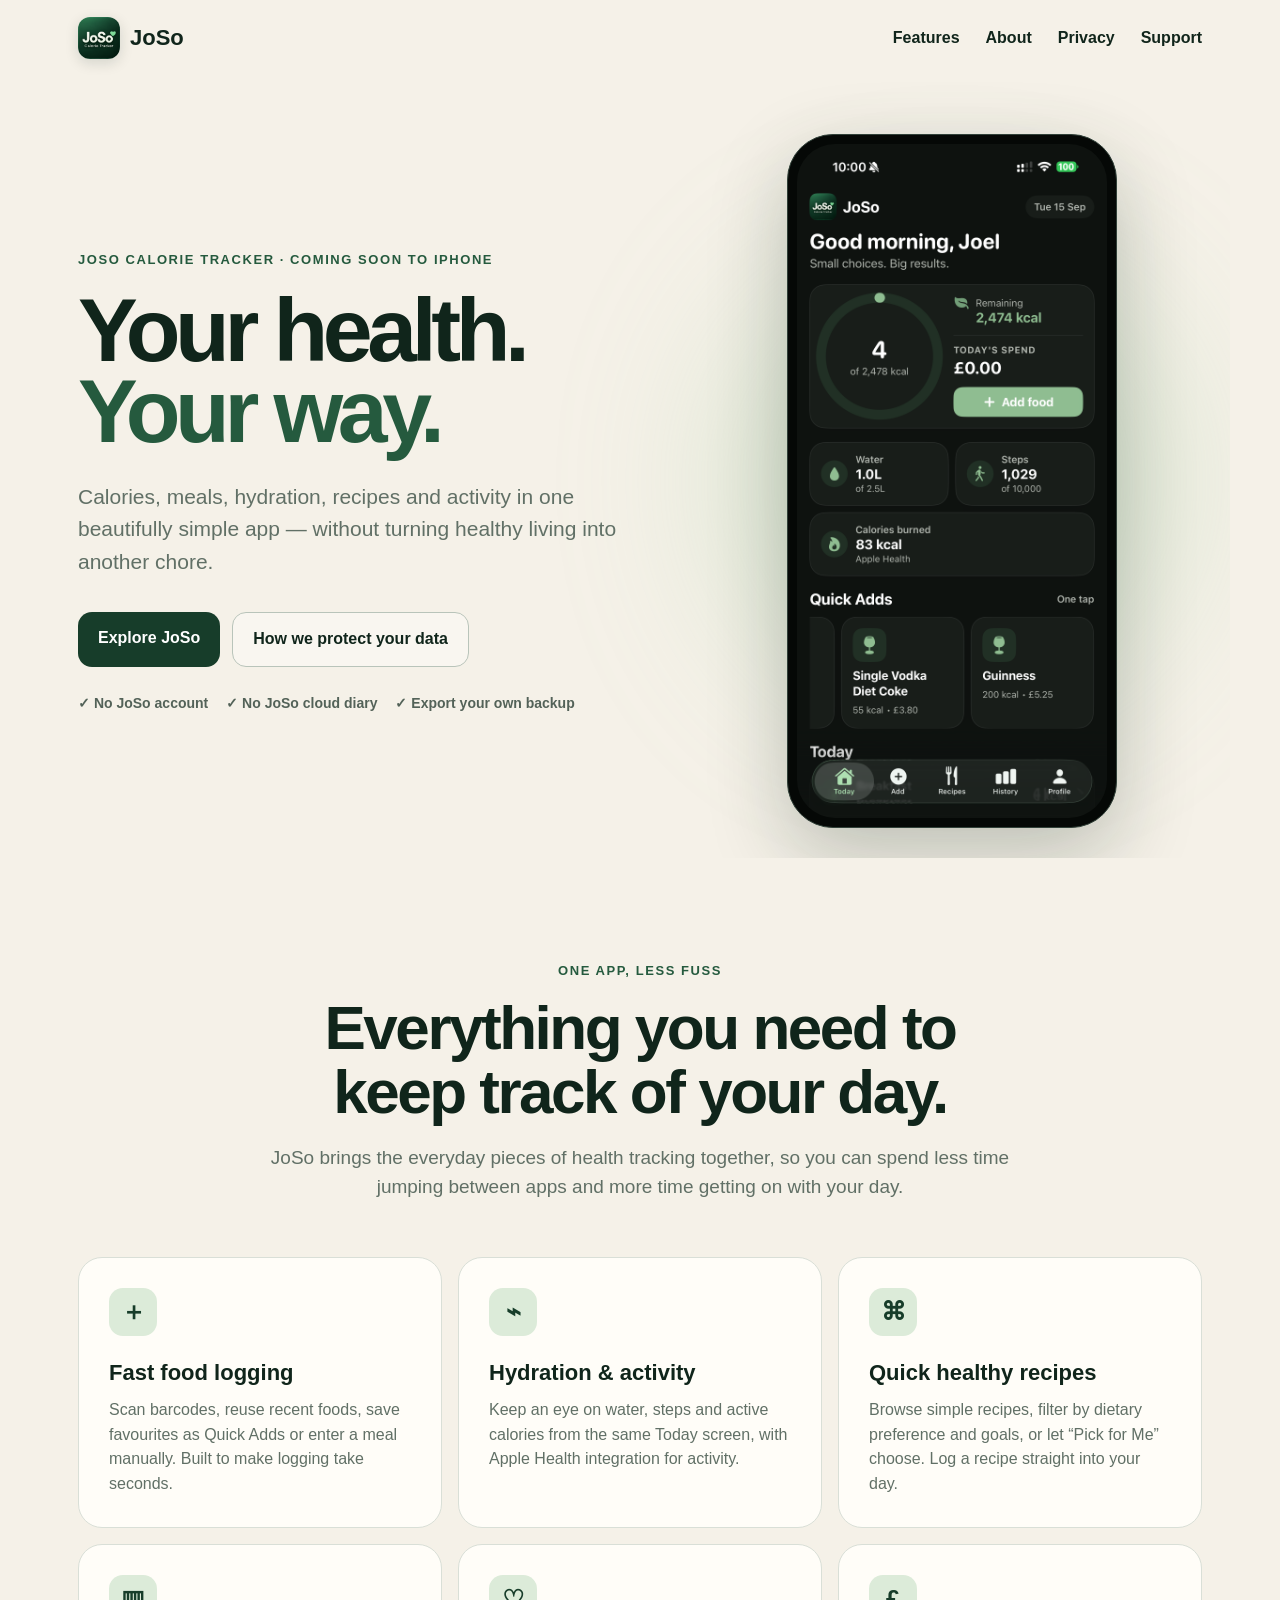
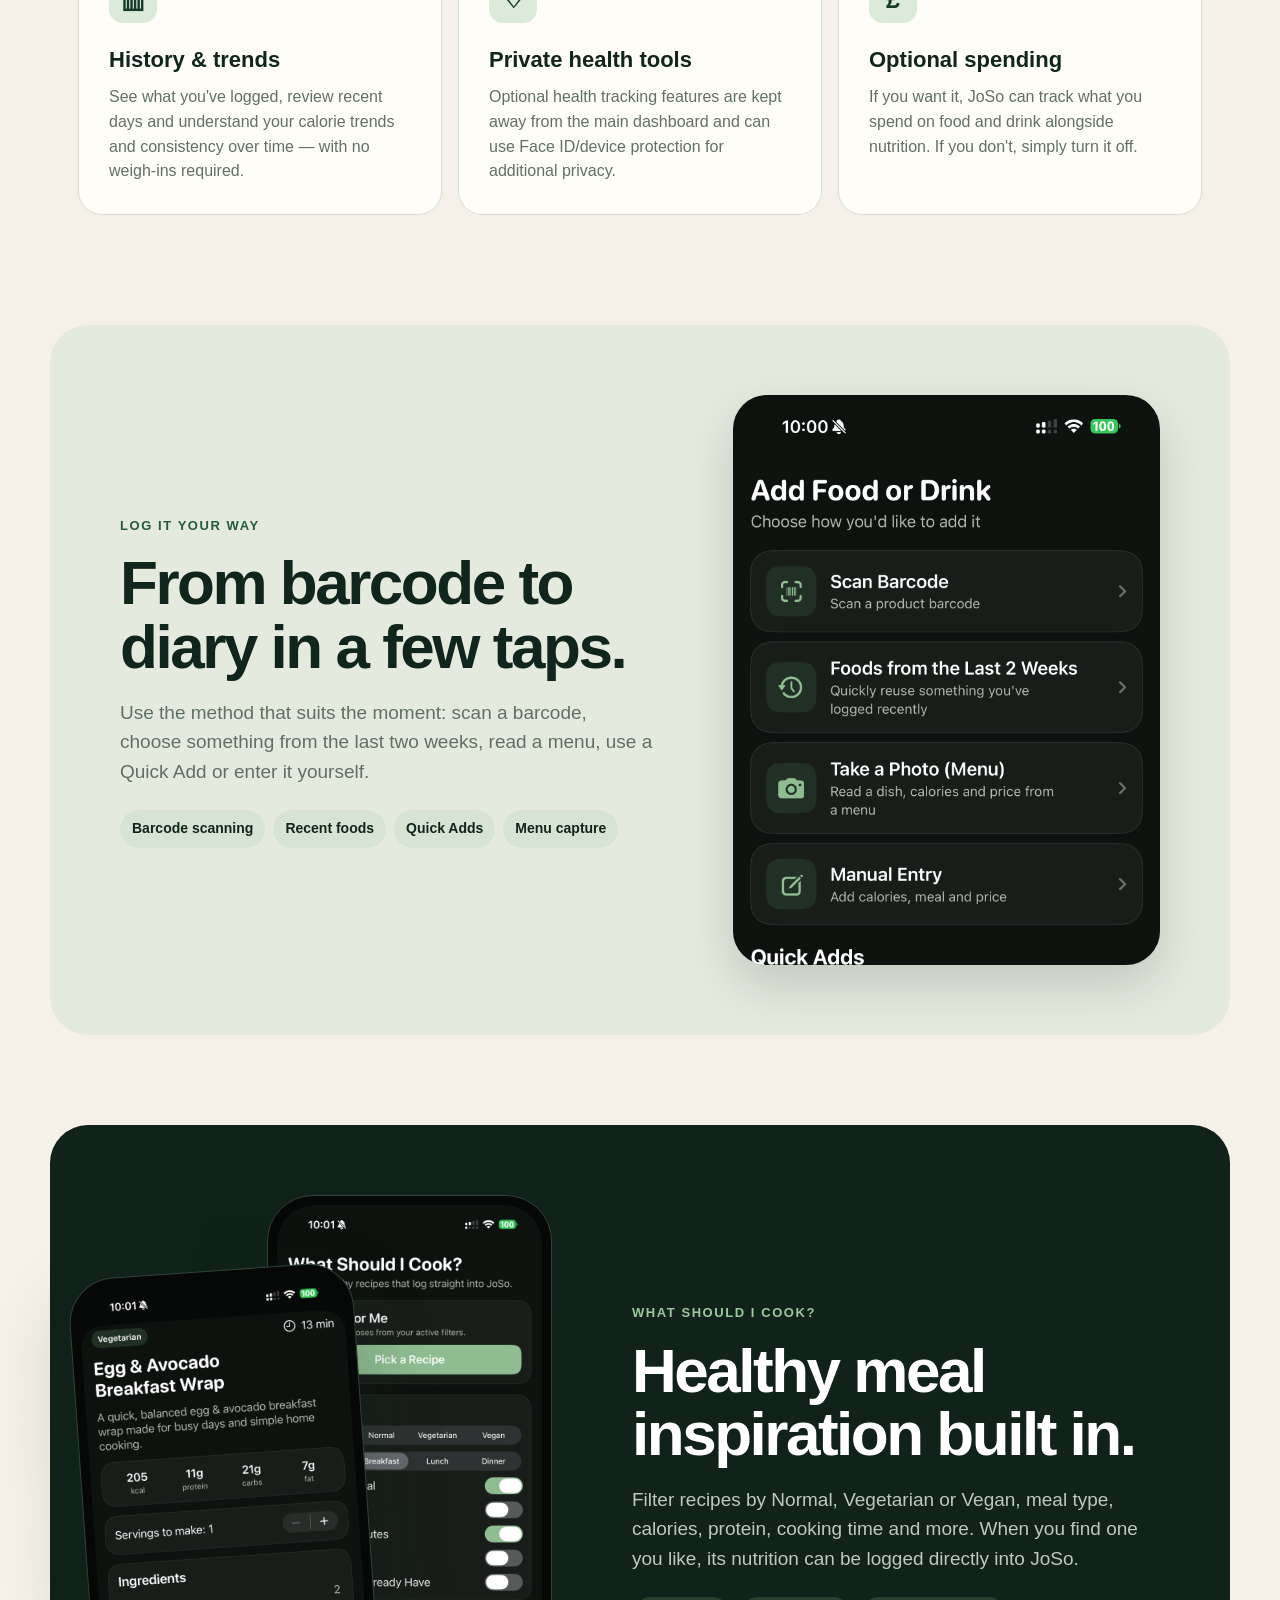
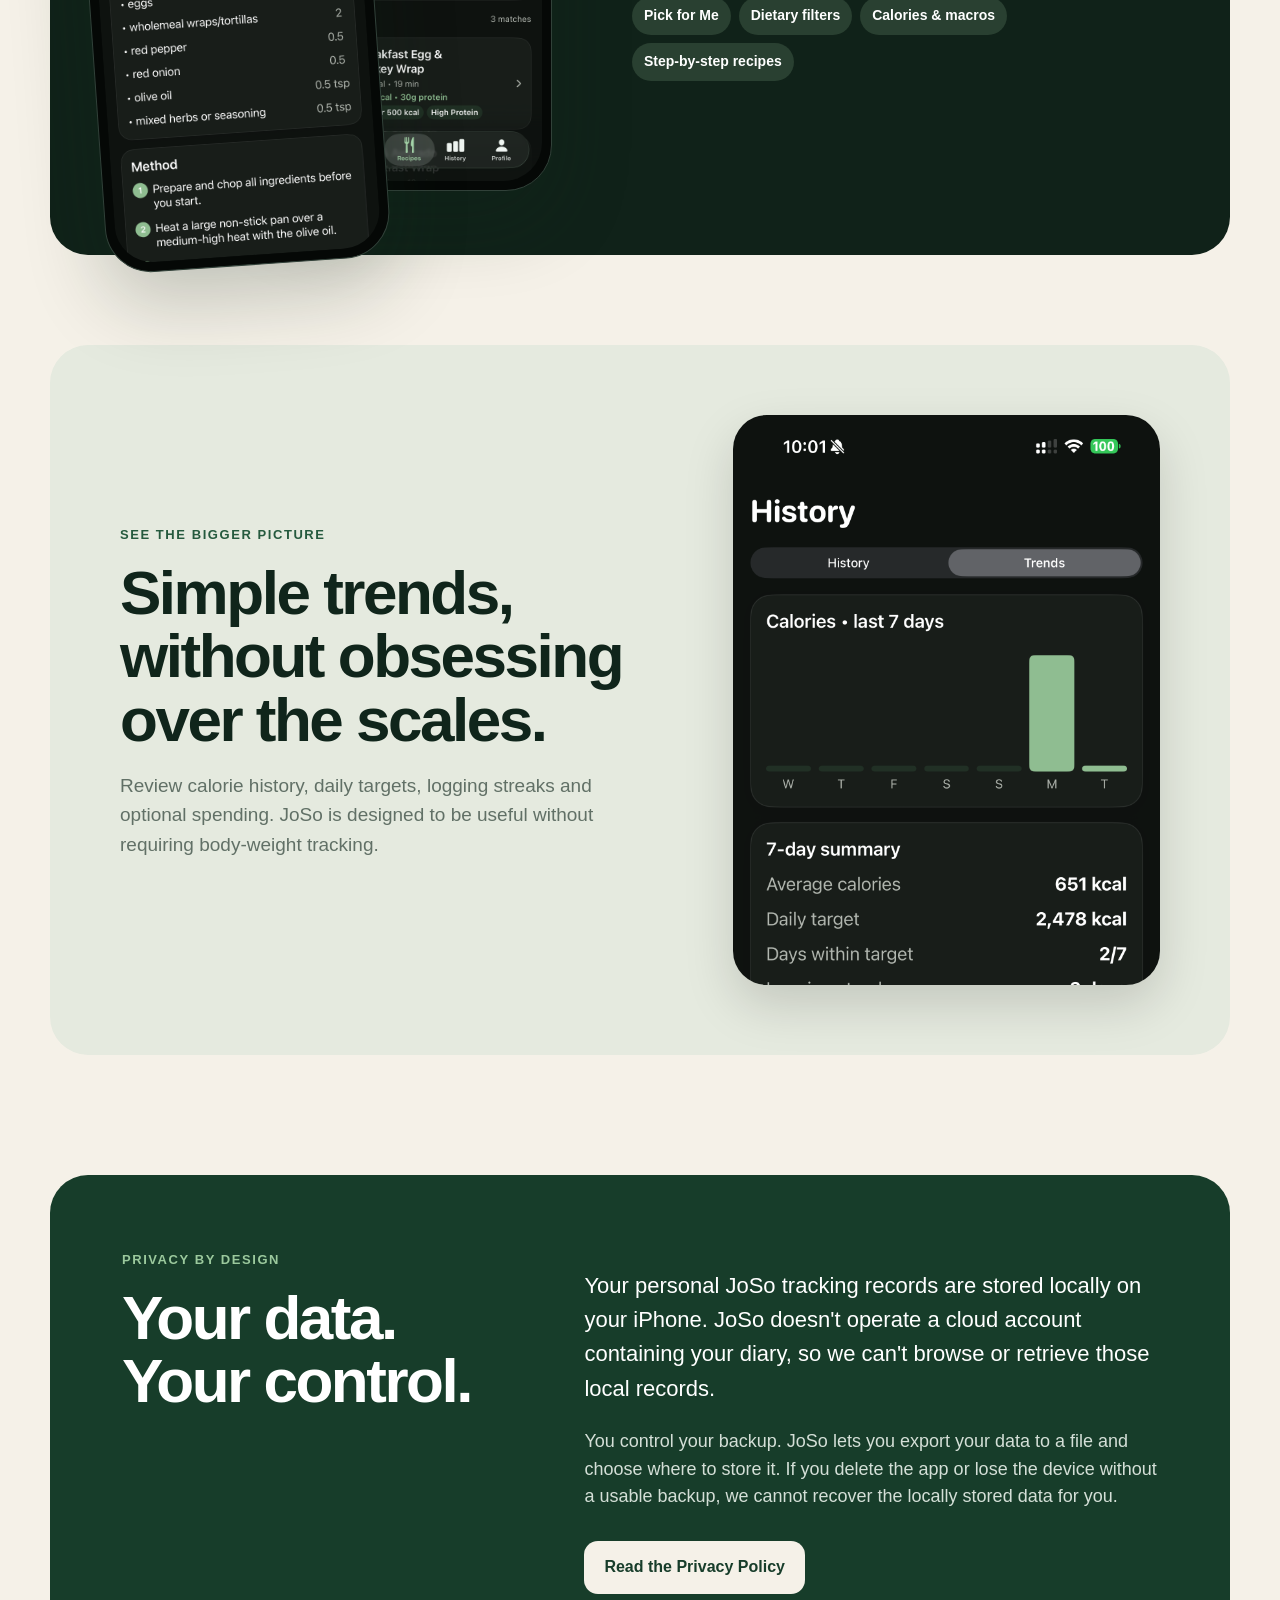
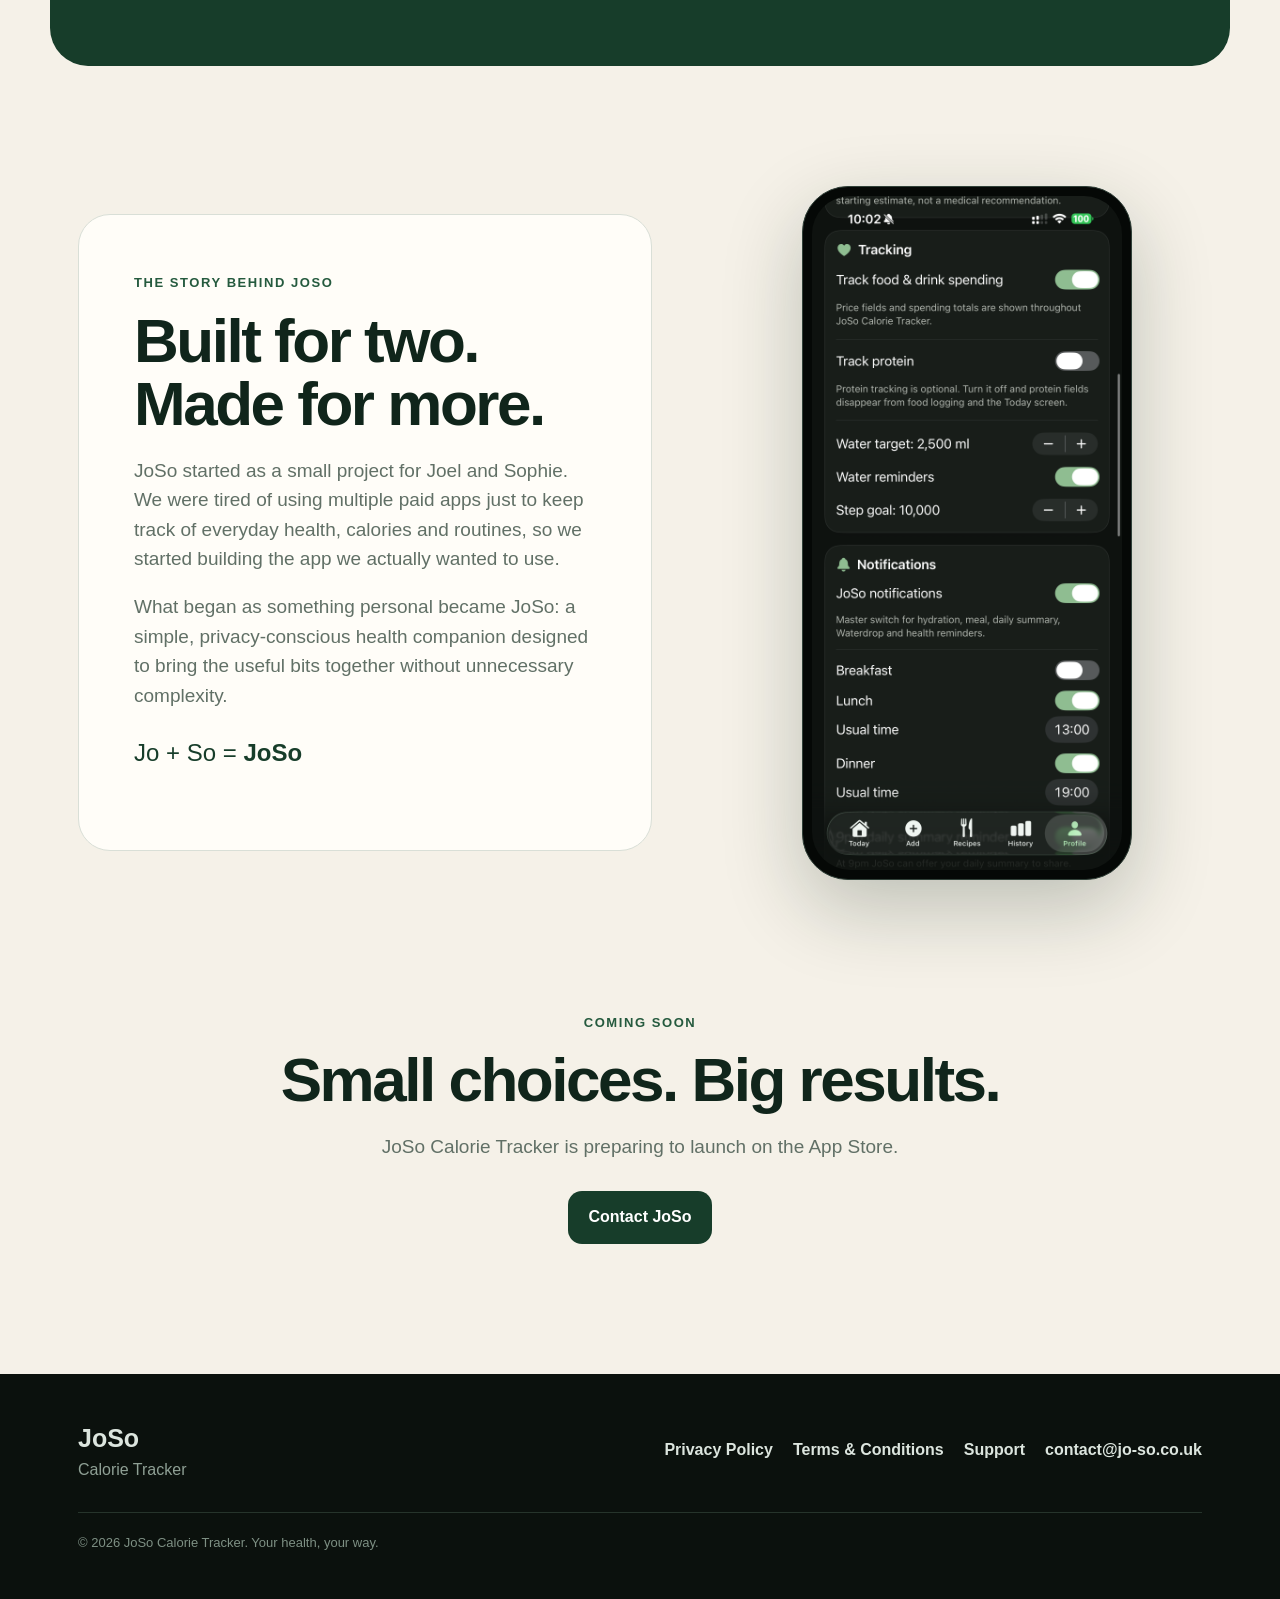
<file: index.html>
<!doctype html>
<html lang="en-GB">
<head>
<meta charset="utf-8">
<meta name="viewport" content="width=device-width,initial-scale=1">
<title>JoSo Calorie Tracker — Your health, your way.</title>
<meta name="description" content="JoSo brings calorie tracking, hydration, recipes, activity and private health tools together in one simple iPhone app — with your personal tracking data stored locally on your device.">
<link rel="stylesheet" href="style.css">
</head>
<body>
<nav class="nav"><a class="brand" href="./"><img class="site-logo" src="assets/joso-logo.png" alt="JoSo Calorie Tracker"><span>JoSo</span></a><div class="links"><a href="#features">Features</a><a href="#about">About</a><a href="#privacy">Privacy</a><a href="support/">Support</a></div></nav>
<main>
<section class="hero">
  <div class="hero-copy"><span class="eyebrow">JoSo Calorie Tracker · Coming soon to iPhone</span><h1>Your health.<br><em>Your way.</em></h1><p class="lead">Calories, meals, hydration, recipes and activity in one beautifully simple app — without turning healthy living into another chore.</p><div class="hero-actions"><a class="button primary" href="#features">Explore JoSo</a><a class="button secondary" href="#privacy">How we protect your data</a></div><div class="trust-row"><span>✓ No JoSo account</span><span>✓ No JoSo cloud diary</span><span>✓ Export your own backup</span></div></div>
  <div class="hero-phone"><div class="glow"></div><div class="phone"><img src="assets/today.png" alt="JoSo Today dashboard showing calories, hydration, steps and quick adds"></div></div>
</section>

<section class="intro"><span class="section-kicker">ONE APP, LESS FUSS</span><h2>Everything you need to keep track of your day.</h2><p>JoSo brings the everyday pieces of health tracking together, so you can spend less time jumping between apps and more time getting on with your day.</p></section>

<section id="features" class="feature-grid">
 <article class="feature"><div class="icon">＋</div><h3>Fast food logging</h3><p>Scan barcodes, reuse recent foods, save favourites as Quick Adds or enter a meal manually. Built to make logging take seconds.</p></article>
 <article class="feature"><div class="icon">⌁</div><h3>Hydration & activity</h3><p>Keep an eye on water, steps and active calories from the same Today screen, with Apple Health integration for activity.</p></article>
 <article class="feature"><div class="icon">⌘</div><h3>Quick healthy recipes</h3><p>Browse simple recipes, filter by dietary preference and goals, or let “Pick for Me” choose. Log a recipe straight into your day.</p></article>
 <article class="feature"><div class="icon">▥</div><h3>History & trends</h3><p>See what you've logged, review recent days and understand your calorie trends and consistency over time — with no weigh-ins required.</p></article>
 <article class="feature"><div class="icon">♡</div><h3>Private health tools</h3><p>Optional health tracking features are kept away from the main dashboard and can use Face ID/device protection for additional privacy.</p></article>
 <article class="feature"><div class="icon">£</div><h3>Optional spending</h3><p>If you want it, JoSo can track what you spend on food and drink alongside nutrition. If you don't, simply turn it off.</p></article>
</section>

<section class="showcase"><div class="show-copy"><span class="section-kicker">LOG IT YOUR WAY</span><h2>From barcode to diary in a few taps.</h2><p>Use the method that suits the moment: scan a barcode, choose something from the last two weeks, read a menu, use a Quick Add or enter it yourself.</p><div class="mini-points"><span>Barcode scanning</span><span>Recent foods</span><span>Quick Adds</span><span>Menu capture</span></div></div><div class="screen-card"><img src="assets/add.png" alt="JoSo Add Food or Drink screen"></div></section>

<section class="showcase reverse"><div class="show-copy"><span class="section-kicker">WHAT SHOULD I COOK?</span><h2>Healthy meal inspiration built in.</h2><p>Filter recipes by Normal, Vegetarian or Vegan, meal type, calories, protein, cooking time and more. When you find one you like, its nutrition can be logged directly into JoSo.</p><div class="mini-points"><span>Pick for Me</span><span>Dietary filters</span><span>Calories & macros</span><span>Step-by-step recipes</span></div></div><div class="screen-pair"><div class="phone small"><img src="assets/recipes.png" alt="JoSo recipe picker"></div><div class="phone small rear"><img src="assets/recipe-detail.png" alt="JoSo recipe detail"></div></div></section>

<section class="showcase"><div class="show-copy"><span class="section-kicker">SEE THE BIGGER PICTURE</span><h2>Simple trends, without obsessing over the scales.</h2><p>Review calorie history, daily targets, logging streaks and optional spending. JoSo is designed to be useful without requiring body-weight tracking.</p></div><div class="screen-card"><img src="assets/trends.png" alt="JoSo seven day trends"></div></section>

<section id="privacy" class="privacy-block"><div><span class="section-kicker light">PRIVACY BY DESIGN</span><h2>Your data.<br>Your control.</h2></div><div><p class="privacy-lead">Your personal JoSo tracking records are stored locally on your iPhone. JoSo doesn't operate a cloud account containing your diary, so we can't browse or retrieve those local records.</p><p>You control your backup. JoSo lets you export your data to a file and choose where to store it. If you delete the app or lose the device without a usable backup, we cannot recover the locally stored data for you.</p><a class="button cream" href="privacy/">Read the Privacy Policy</a></div></section>

<section id="about" class="about"><div class="about-card"><span class="section-kicker">THE STORY BEHIND JOSO</span><h2>Built for two.<br>Made for more.</h2><p>JoSo started as a small project for Joel and Sophie. We were tired of using multiple paid apps just to keep track of everyday health, calories and routines, so we started building the app we actually wanted to use.</p><p>What began as something personal became JoSo: a simple, privacy-conscious health companion designed to bring the useful bits together without unnecessary complexity.</p><p class="signature">Jo + So = <strong>JoSo</strong></p></div><div class="about-visual"><div class="phone"><img src="assets/health.png" alt="JoSo Apple Health and private health tracking settings"></div></div></section>

<section class="cta"><span class="section-kicker">COMING SOON</span><h2>Small choices. Big results.</h2><p>JoSo Calorie Tracker is preparing to launch on the App Store.</p><a class="button primary" href="support/">Contact JoSo</a></section>
</main>
<footer><div><strong>JoSo</strong><span>Calorie Tracker</span></div><div class="footer-links"><a href="privacy/">Privacy Policy</a><a href="terms/">Terms & Conditions</a><a href="support/">Support</a><a href="mailto:contact@jo-so.co.uk">contact@jo-so.co.uk</a></div><p>© 2026 JoSo Calorie Tracker. Your health, your way.</p></footer>
</body></html>
</file>
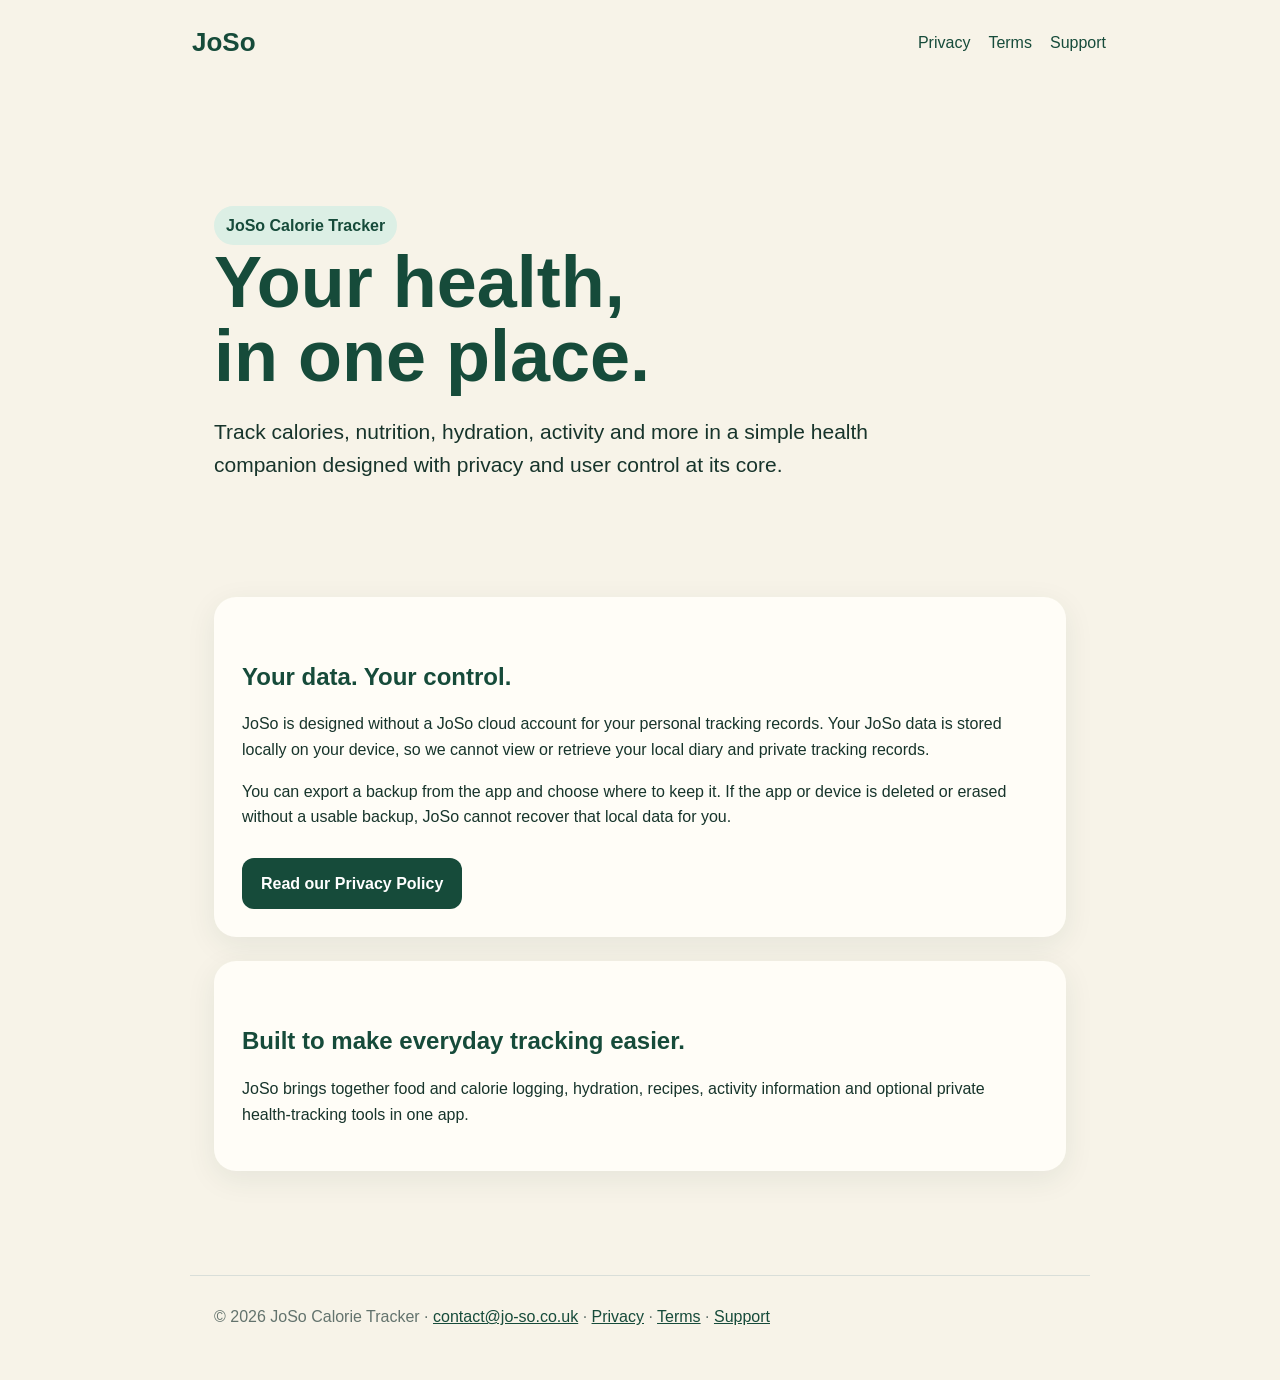
<file: joso-website/index.html>
<!doctype html><html lang="en-GB"><head><meta charset="utf-8"><meta name="viewport" content="width=device-width,initial-scale=1"><title>JoSo Calorie Tracker</title><meta name="description" content="JoSo Calorie Tracker — nutrition, hydration and health tracking with privacy at its core."><link rel="stylesheet" href="style.css"></head><body><nav><a class="brand" href="./">JoSo</a><div class="links"><a href="privacy/">Privacy</a><a href="terms/">Terms</a><a href="support/">Support</a></div></nav><main><section class="hero"><span class="pill">JoSo Calorie Tracker</span><h1>Your health,<br>in one place.</h1><p class="lead">Track calories, nutrition, hydration, activity and more in a simple health companion designed with privacy and user control at its core.</p></section><div class="card"><h2>Your data. Your control.</h2><p>JoSo is designed without a JoSo cloud account for your personal tracking records. Your JoSo data is stored locally on your device, so we cannot view or retrieve your local diary and private tracking records.</p><p>You can export a backup from the app and choose where to keep it. If the app or device is deleted or erased without a usable backup, JoSo cannot recover that local data for you.</p><a class="button" href="privacy/">Read our Privacy Policy</a></div><div class="card"><h2>Built to make everyday tracking easier.</h2><p>JoSo brings together food and calorie logging, hydration, recipes, activity information and optional private health-tracking tools in one app.</p></div></main><footer>© 2026 JoSo Calorie Tracker · <a href="mailto:contact@jo-so.co.uk">contact@jo-so.co.uk</a> · <a href="privacy/">Privacy</a> · <a href="terms/">Terms</a> · <a href="support/">Support</a></footer></body></html>
</file>
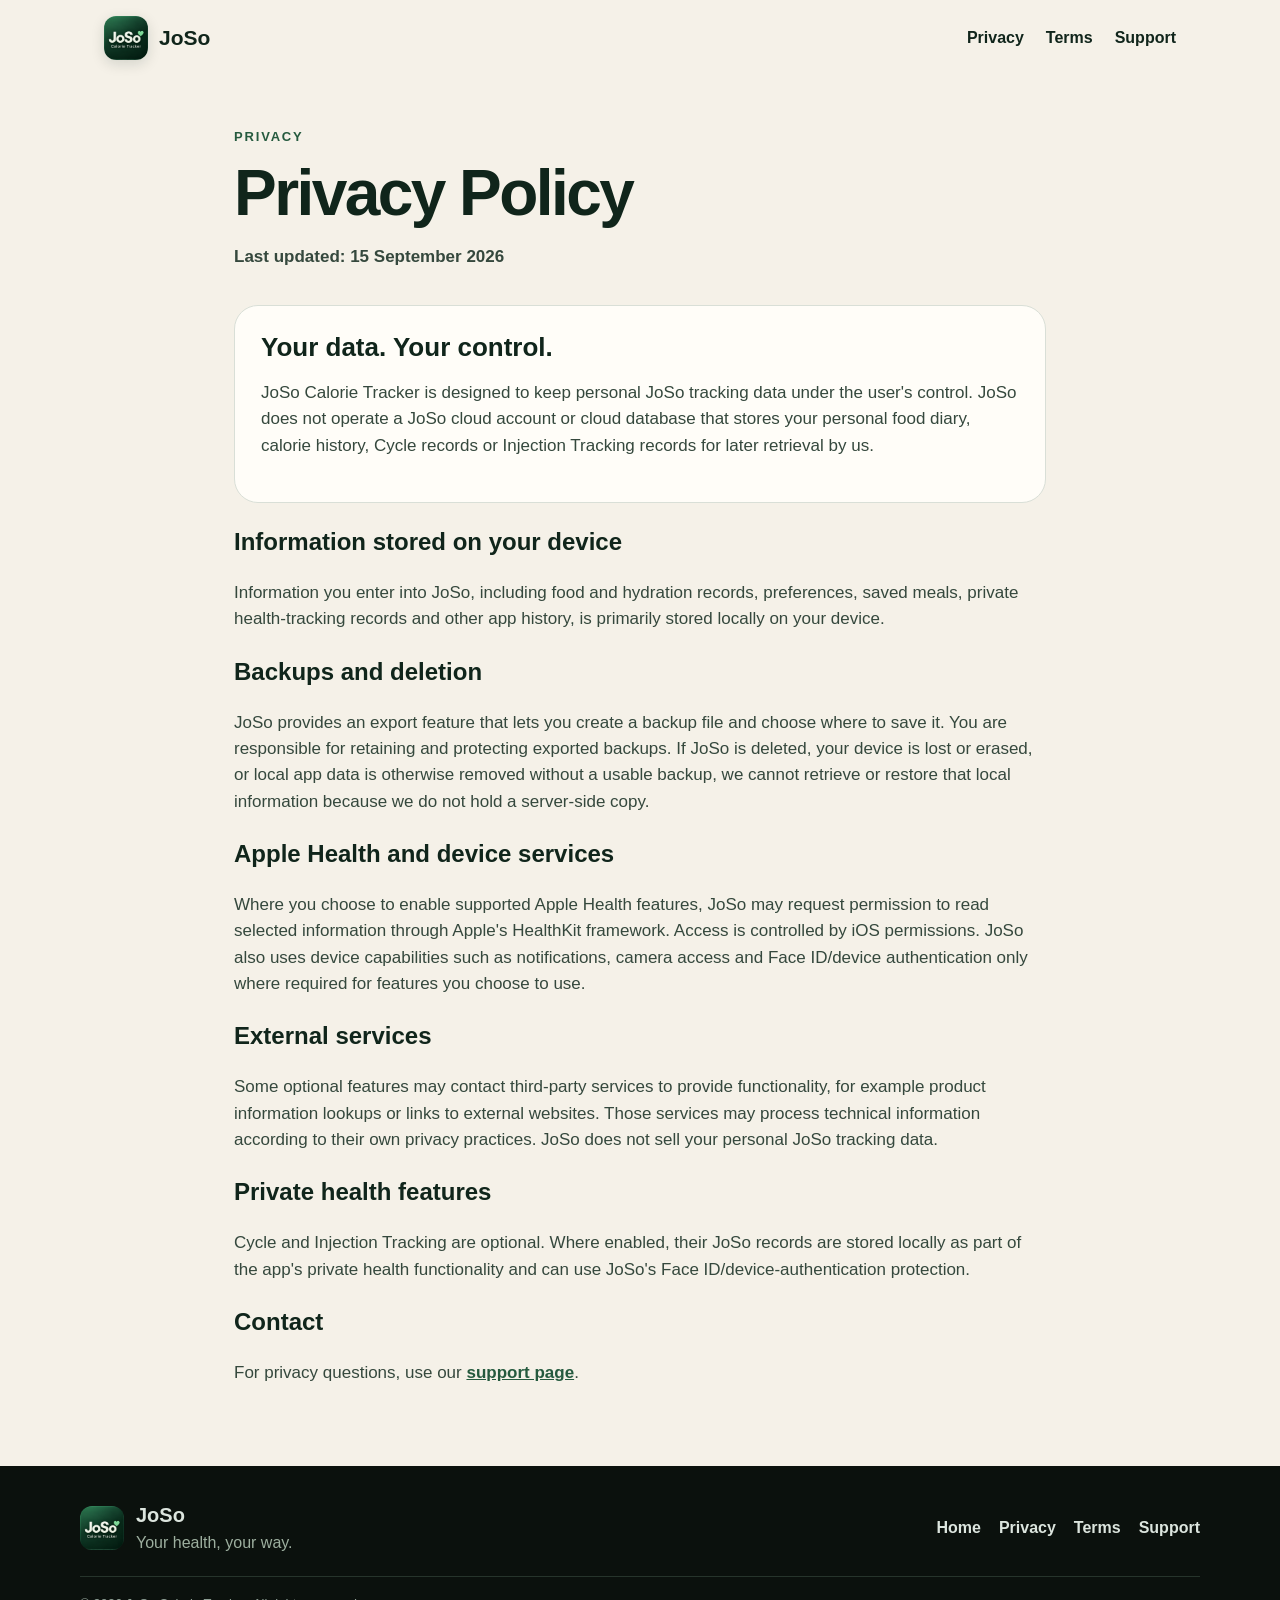
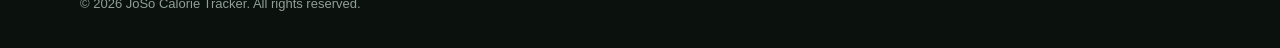
<file: privacy/index.html>
<!doctype html><html lang="en-GB"><head><meta charset="utf-8"><meta name="viewport" content="width=device-width,initial-scale=1"><title>Privacy Policy | JoSo</title><link rel="stylesheet" href="../legal.css?v=31"></head><body>
<header><nav class="legal-nav"><a class="legal-brand" href="../"><img class="legal-logo" src="../assets/joso-logo.png" alt="JoSo Calorie Tracker"><span>JoSo</span></a><div class="legal-links"><a href="../privacy/">Privacy</a><a href="../terms/">Terms</a><a href="../support/">Support</a></div></nav></header>
<main class="legal-main"><span class="section-kicker">Privacy</span><h1>Privacy Policy</h1><p class="lead"><strong>Last updated: 15 September 2026</strong></p><section class="legal-card"><h2>Your data. Your control.</h2><p>JoSo Calorie Tracker is designed to keep personal JoSo tracking data under the user's control. JoSo does not operate a JoSo cloud account or cloud database that stores your personal food diary, calorie history, Cycle records or Injection Tracking records for later retrieval by us.</p></section><h2>Information stored on your device</h2><p>Information you enter into JoSo, including food and hydration records, preferences, saved meals, private health-tracking records and other app history, is primarily stored locally on your device.</p><h2>Backups and deletion</h2><p>JoSo provides an export feature that lets you create a backup file and choose where to save it. You are responsible for retaining and protecting exported backups. If JoSo is deleted, your device is lost or erased, or local app data is otherwise removed without a usable backup, we cannot retrieve or restore that local information because we do not hold a server-side copy.</p><h2>Apple Health and device services</h2><p>Where you choose to enable supported Apple Health features, JoSo may request permission to read selected information through Apple's HealthKit framework. Access is controlled by iOS permissions. JoSo also uses device capabilities such as notifications, camera access and Face ID/device authentication only where required for features you choose to use.</p><h2>External services</h2><p>Some optional features may contact third-party services to provide functionality, for example product information lookups or links to external websites. Those services may process technical information according to their own privacy practices. JoSo does not sell your personal JoSo tracking data.</p><h2>Private health features</h2><p>Cycle and Injection Tracking are optional. Where enabled, their JoSo records are stored locally as part of the app's private health functionality and can use JoSo's Face ID/device-authentication protection.</p><h2>Contact</h2><p>For privacy questions, use our <a href="../support/">support page</a>.</p></main>
<footer class="legal-footer"><div class="legal-footer-inner"><div class="legal-footer-brand"><img src="../assets/joso-logo.png" alt=""><div><strong>JoSo</strong><div>Your health, your way.</div></div></div><div class="legal-footer-links"><a href="../">Home</a><a href="../privacy/">Privacy</a><a href="../terms/">Terms</a><a href="../support/">Support</a></div><div class="legal-copy">© 2026 JoSo Calorie Tracker. All rights reserved.</div></div></footer></body></html>
</file>
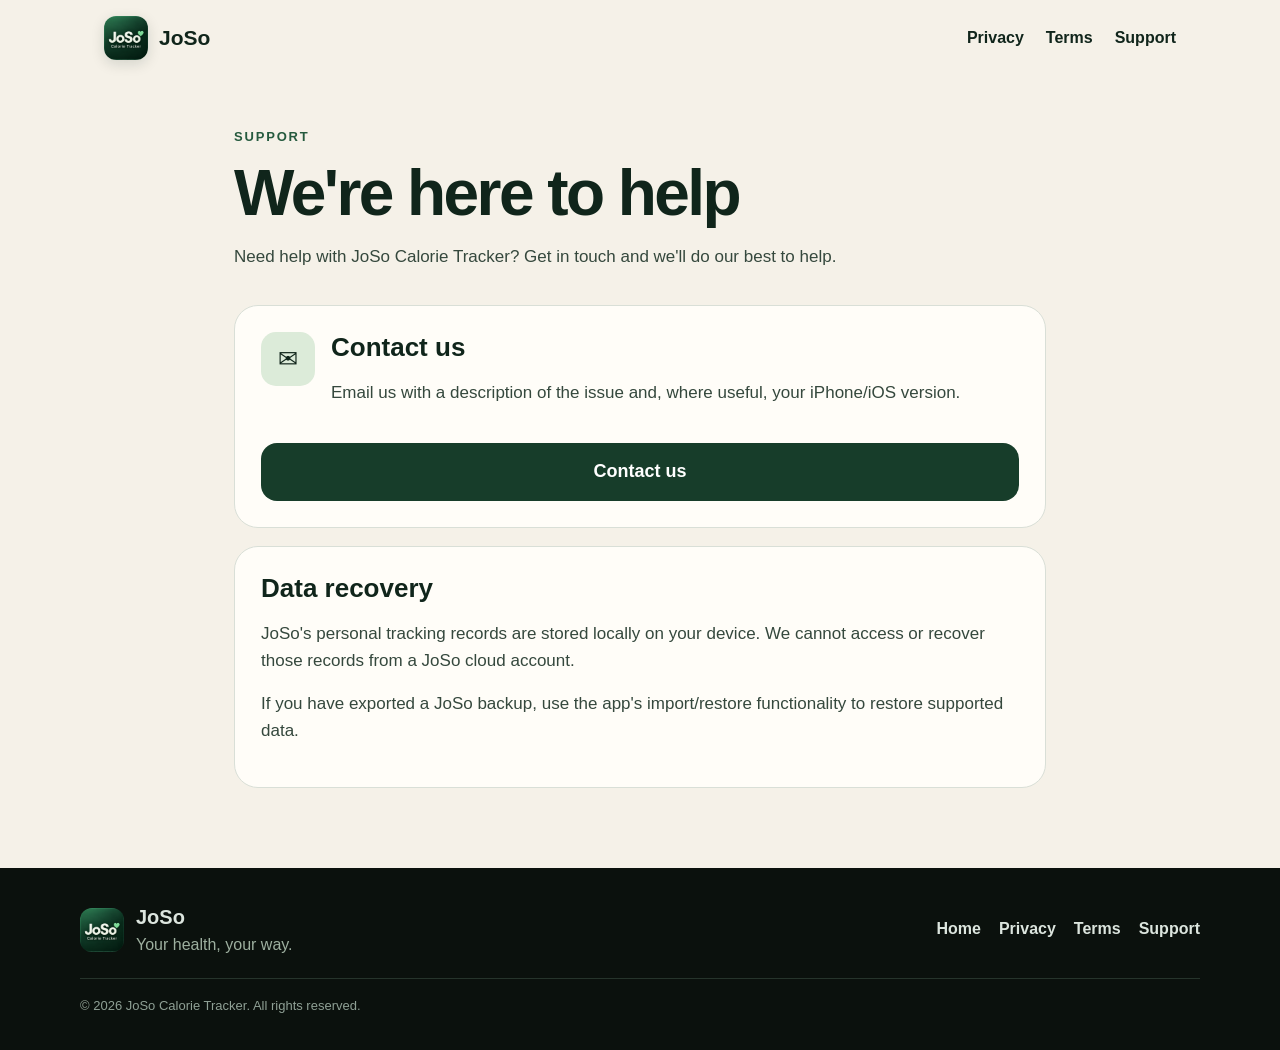
<file: support/index.html>
<!doctype html><html lang="en-GB"><head><meta charset="utf-8"><meta name="viewport" content="width=device-width,initial-scale=1"><title>Support | JoSo</title><link rel="stylesheet" href="../legal.css?v=31"></head><body>
<header><nav class="legal-nav"><a class="legal-brand" href="../"><img class="legal-logo" src="../assets/joso-logo.png" alt="JoSo Calorie Tracker"><span>JoSo</span></a><div class="legal-links"><a href="../privacy/">Privacy</a><a href="../terms/">Terms</a><a href="../support/">Support</a></div></nav></header>
<main class="legal-main"><span class="section-kicker">Support</span><h1>We're here to help</h1><p class="lead">Need help with JoSo Calorie Tracker? Get in touch and we'll do our best to help.</p>
<section class="legal-card support-contact"><div class="support-icon">✉</div><div><h2>Contact us</h2><p>Email us with a description of the issue and, where useful, your iPhone/iOS version.</p></div><a class="contact-button" href="mailto:contact@jo-so.co.uk?subject=JoSo%20Support">Contact us</a></section>
<section class="legal-card"><h2>Data recovery</h2><p>JoSo's personal tracking records are stored locally on your device. We cannot access or recover those records from a JoSo cloud account.</p><p>If you have exported a JoSo backup, use the app's import/restore functionality to restore supported data.</p></section></main>
<footer class="legal-footer"><div class="legal-footer-inner"><div class="legal-footer-brand"><img src="../assets/joso-logo.png" alt=""><div><strong>JoSo</strong><div>Your health, your way.</div></div></div><div class="legal-footer-links"><a href="../">Home</a><a href="../privacy/">Privacy</a><a href="../terms/">Terms</a><a href="../support/">Support</a></div><div class="legal-copy">© 2026 JoSo Calorie Tracker. All rights reserved.</div></div></footer></body></html>
</file>
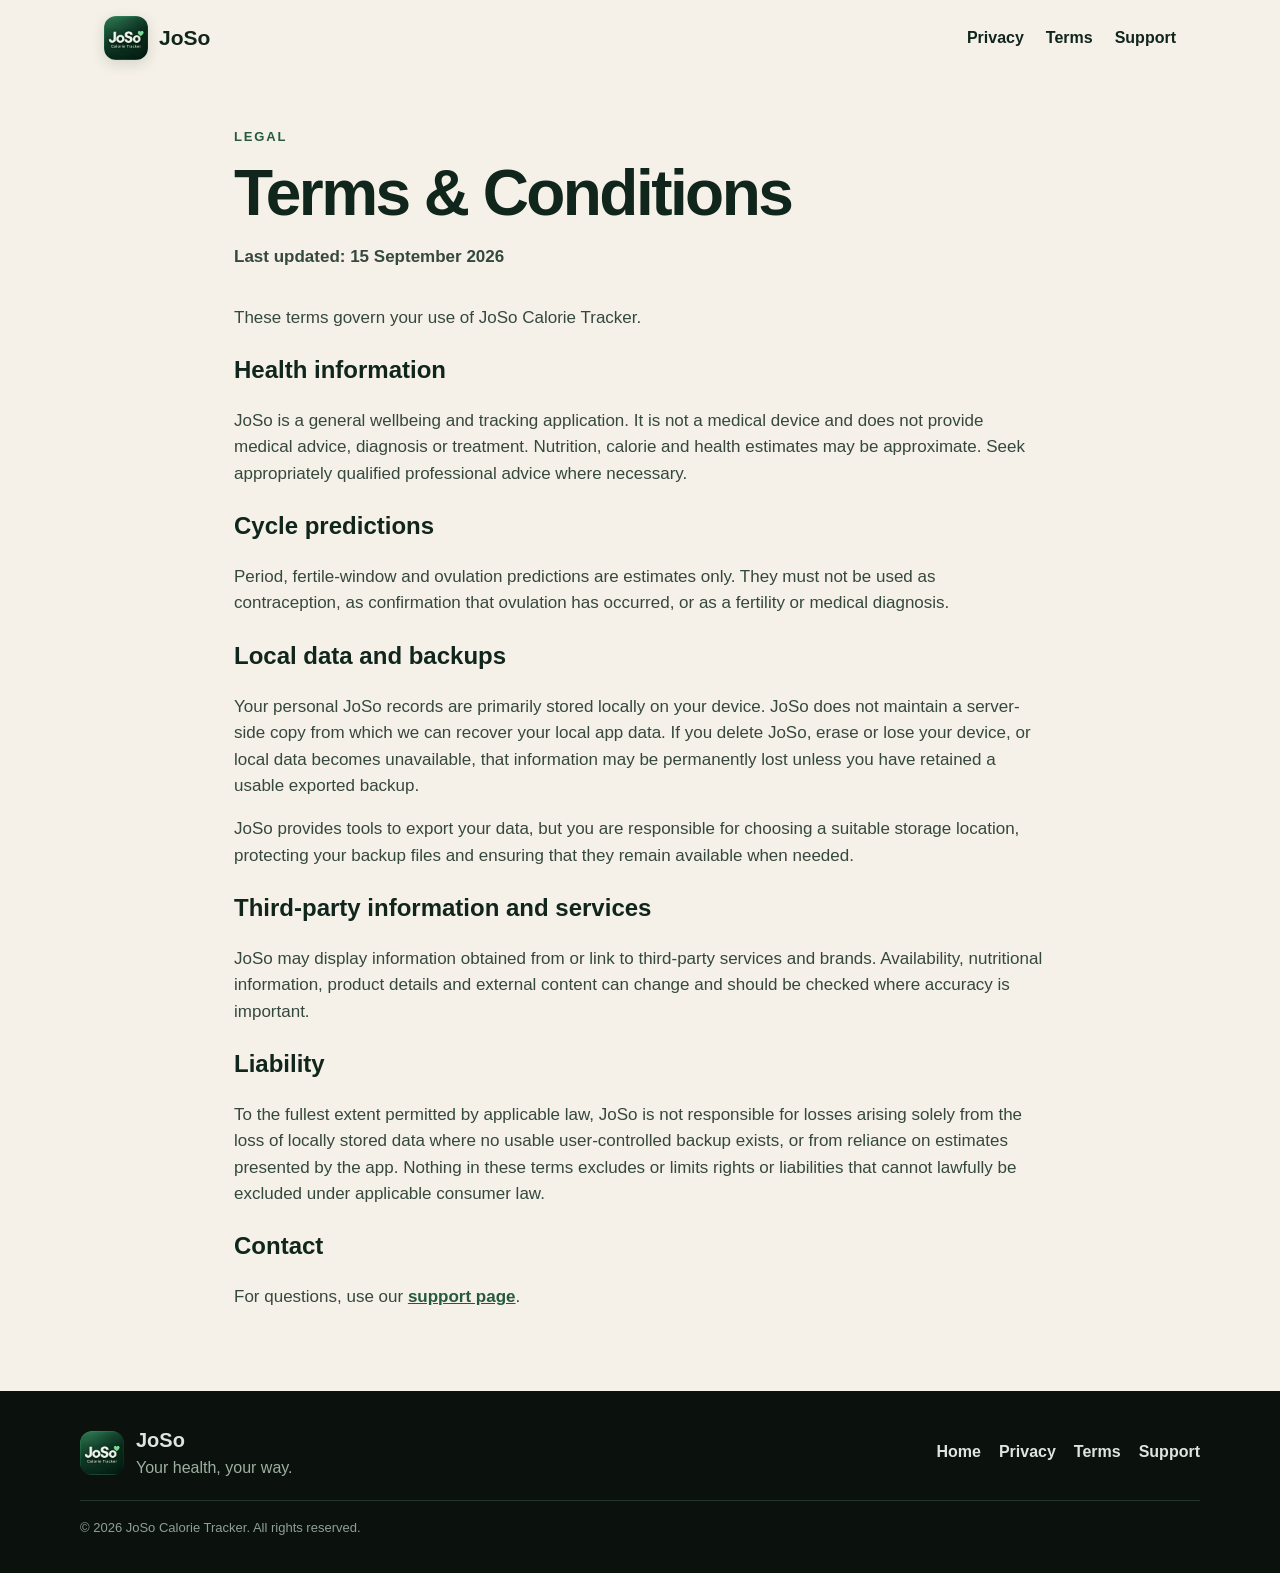
<file: terms/index.html>
<!doctype html><html lang="en-GB"><head><meta charset="utf-8"><meta name="viewport" content="width=device-width,initial-scale=1"><title>Terms & Conditions | JoSo</title><link rel="stylesheet" href="../legal.css?v=31"></head><body>
<header><nav class="legal-nav"><a class="legal-brand" href="../"><img class="legal-logo" src="../assets/joso-logo.png" alt="JoSo Calorie Tracker"><span>JoSo</span></a><div class="legal-links"><a href="../privacy/">Privacy</a><a href="../terms/">Terms</a><a href="../support/">Support</a></div></nav></header>
<main class="legal-main"><span class="section-kicker">Legal</span><h1>Terms & Conditions</h1><p class="lead"><strong>Last updated: 15 September 2026</strong></p><p>These terms govern your use of JoSo Calorie Tracker.</p><h2>Health information</h2><p>JoSo is a general wellbeing and tracking application. It is not a medical device and does not provide medical advice, diagnosis or treatment. Nutrition, calorie and health estimates may be approximate. Seek appropriately qualified professional advice where necessary.</p><h2>Cycle predictions</h2><p>Period, fertile-window and ovulation predictions are estimates only. They must not be used as contraception, as confirmation that ovulation has occurred, or as a fertility or medical diagnosis.</p><h2>Local data and backups</h2><p>Your personal JoSo records are primarily stored locally on your device. JoSo does not maintain a server-side copy from which we can recover your local app data. If you delete JoSo, erase or lose your device, or local data becomes unavailable, that information may be permanently lost unless you have retained a usable exported backup.</p><p>JoSo provides tools to export your data, but you are responsible for choosing a suitable storage location, protecting your backup files and ensuring that they remain available when needed.</p><h2>Third-party information and services</h2><p>JoSo may display information obtained from or link to third-party services and brands. Availability, nutritional information, product details and external content can change and should be checked where accuracy is important.</p><h2>Liability</h2><p>To the fullest extent permitted by applicable law, JoSo is not responsible for losses arising solely from the loss of locally stored data where no usable user-controlled backup exists, or from reliance on estimates presented by the app. Nothing in these terms excludes or limits rights or liabilities that cannot lawfully be excluded under applicable consumer law.</p><h2>Contact</h2><p>For questions, use our <a href="../support/">support page</a>.</p></main>
<footer class="legal-footer"><div class="legal-footer-inner"><div class="legal-footer-brand"><img src="../assets/joso-logo.png" alt=""><div><strong>JoSo</strong><div>Your health, your way.</div></div></div><div class="legal-footer-links"><a href="../">Home</a><a href="../privacy/">Privacy</a><a href="../terms/">Terms</a><a href="../support/">Support</a></div><div class="legal-copy">© 2026 JoSo Calorie Tracker. All rights reserved.</div></div></footer></body></html>
</file>
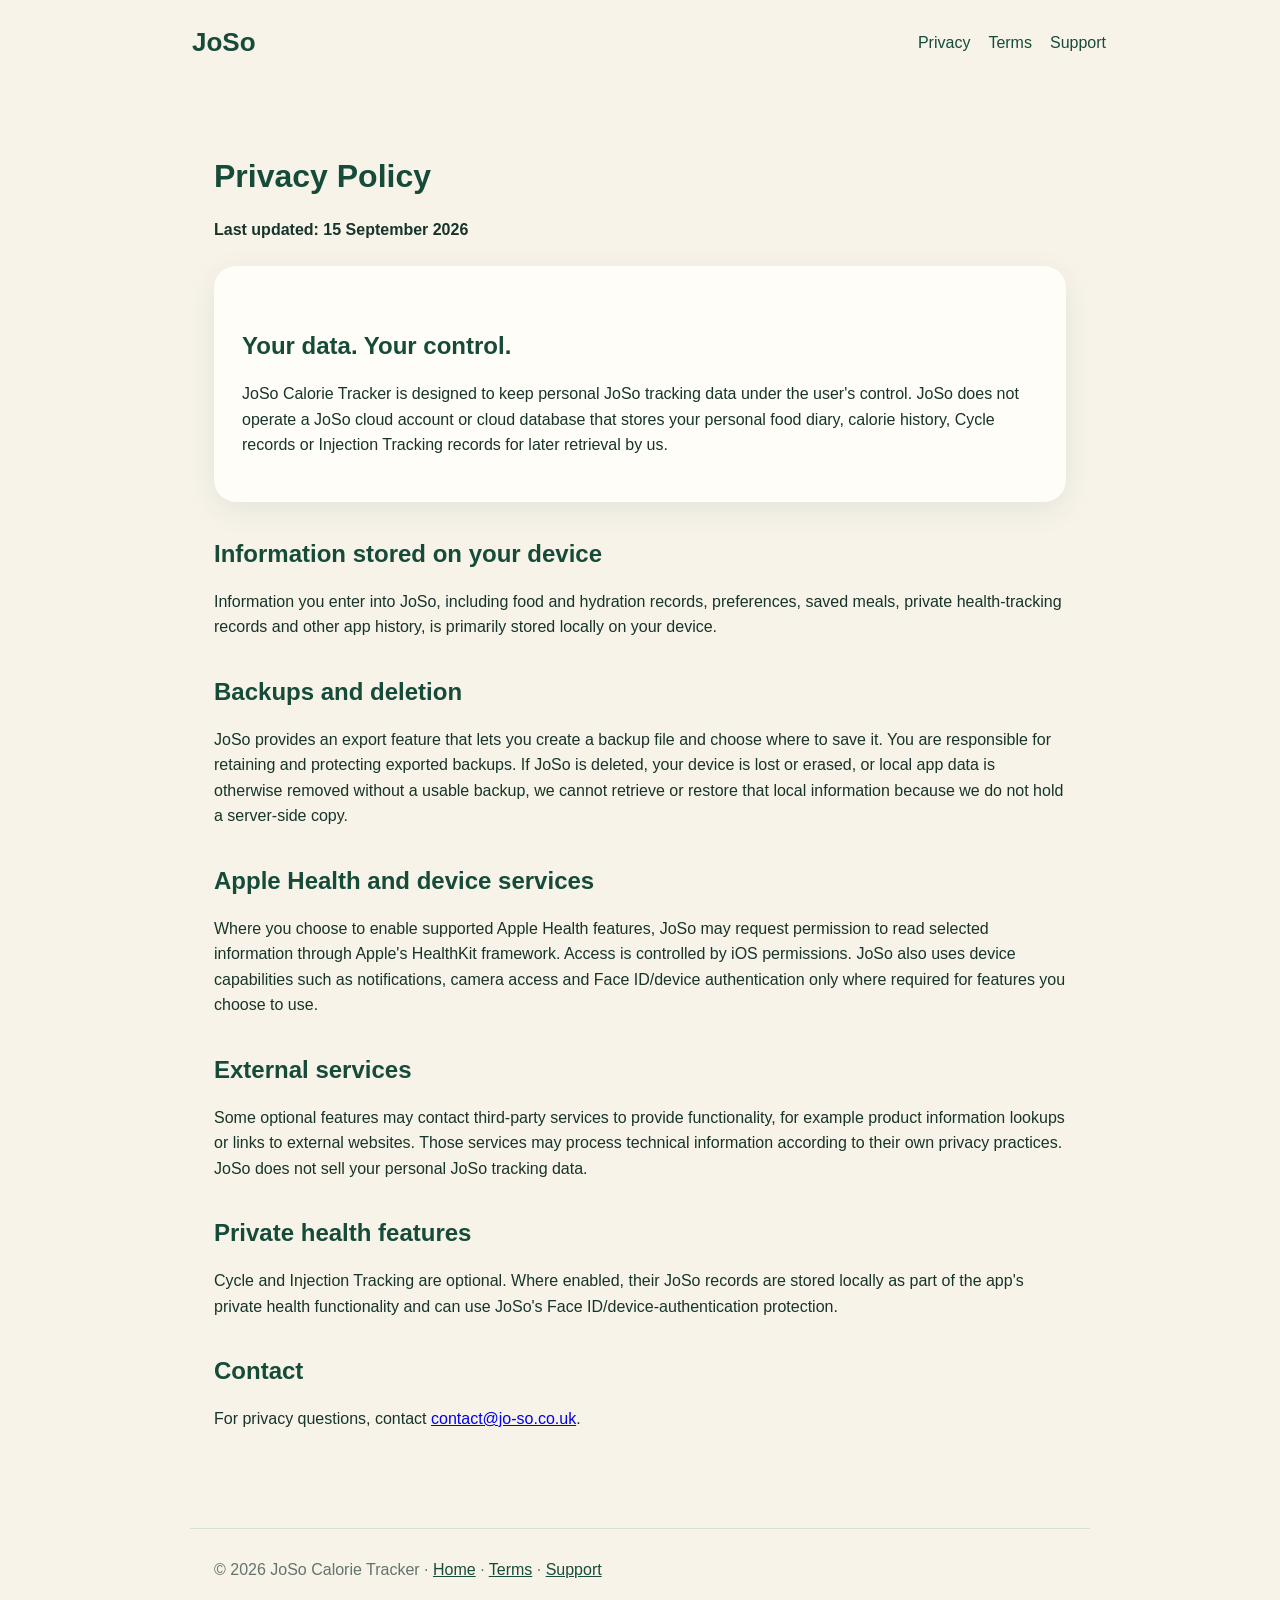
<file: joso-website/privacy/index.html>
<!doctype html><html lang="en-GB"><head><meta charset="utf-8"><meta name="viewport" content="width=device-width,initial-scale=1"><title>Privacy Policy | JoSo</title><link rel="stylesheet" href="../style.css"></head><body><nav><a class="brand" href="../">JoSo</a><div class="links"><a href="./">Privacy</a><a href="../terms/">Terms</a><a href="../support/">Support</a></div></nav><main><h1>Privacy Policy</h1><p><strong>Last updated: 15 September 2026</strong></p><div class="card"><h2>Your data. Your control.</h2><p>JoSo Calorie Tracker is designed to keep personal JoSo tracking data under the user's control. JoSo does not operate a JoSo cloud account or cloud database that stores your personal food diary, calorie history, Cycle records or Injection Tracking records for later retrieval by us.</p></div><h2>Information stored on your device</h2><p>Information you enter into JoSo, including food and hydration records, preferences, saved meals, private health-tracking records and other app history, is primarily stored locally on your device.</p><h2>Backups and deletion</h2><p>JoSo provides an export feature that lets you create a backup file and choose where to save it. You are responsible for retaining and protecting exported backups. If JoSo is deleted, your device is lost or erased, or local app data is otherwise removed without a usable backup, we cannot retrieve or restore that local information because we do not hold a server-side copy.</p><h2>Apple Health and device services</h2><p>Where you choose to enable supported Apple Health features, JoSo may request permission to read selected information through Apple's HealthKit framework. Access is controlled by iOS permissions. JoSo also uses device capabilities such as notifications, camera access and Face ID/device authentication only where required for features you choose to use.</p><h2>External services</h2><p>Some optional features may contact third-party services to provide functionality, for example product information lookups or links to external websites. Those services may process technical information according to their own privacy practices. JoSo does not sell your personal JoSo tracking data.</p><h2>Private health features</h2><p>Cycle and Injection Tracking are optional. Where enabled, their JoSo records are stored locally as part of the app's private health functionality and can use JoSo's Face ID/device-authentication protection.</p><h2>Contact</h2><p>For privacy questions, contact <a href="mailto:contact@jo-so.co.uk">contact@jo-so.co.uk</a>.</p></main><footer>© 2026 JoSo Calorie Tracker · <a href="../">Home</a> · <a href="../terms/">Terms</a> · <a href="../support/">Support</a></footer></body></html>
</file>
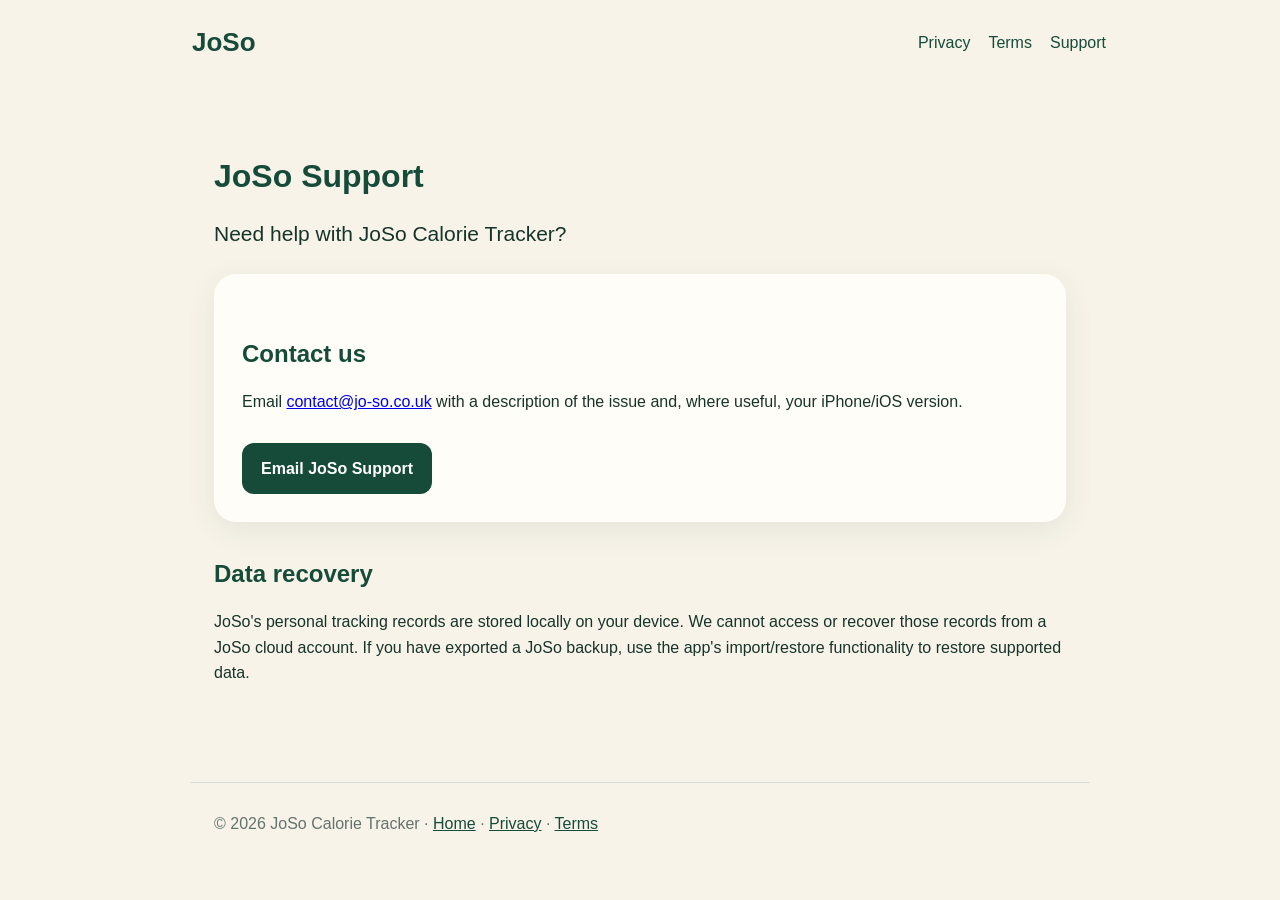
<file: joso-website/support/index.html>
<!doctype html><html lang="en-GB"><head><meta charset="utf-8"><meta name="viewport" content="width=device-width,initial-scale=1"><title>Support | JoSo</title><link rel="stylesheet" href="../style.css"></head><body><nav><a class="brand" href="../">JoSo</a><div class="links"><a href="../privacy/">Privacy</a><a href="../terms/">Terms</a><a href="./">Support</a></div></nav><main><h1>JoSo Support</h1><p class="lead">Need help with JoSo Calorie Tracker?</p><div class="card"><h2>Contact us</h2><p>Email <a href="mailto:contact@jo-so.co.uk">contact@jo-so.co.uk</a> with a description of the issue and, where useful, your iPhone/iOS version.</p><a class="button" href="mailto:contact@jo-so.co.uk">Email JoSo Support</a></div><h2>Data recovery</h2><p>JoSo's personal tracking records are stored locally on your device. We cannot access or recover those records from a JoSo cloud account. If you have exported a JoSo backup, use the app's import/restore functionality to restore supported data.</p></main><footer>© 2026 JoSo Calorie Tracker · <a href="../">Home</a> · <a href="../privacy/">Privacy</a> · <a href="../terms/">Terms</a></footer></body></html>
</file>
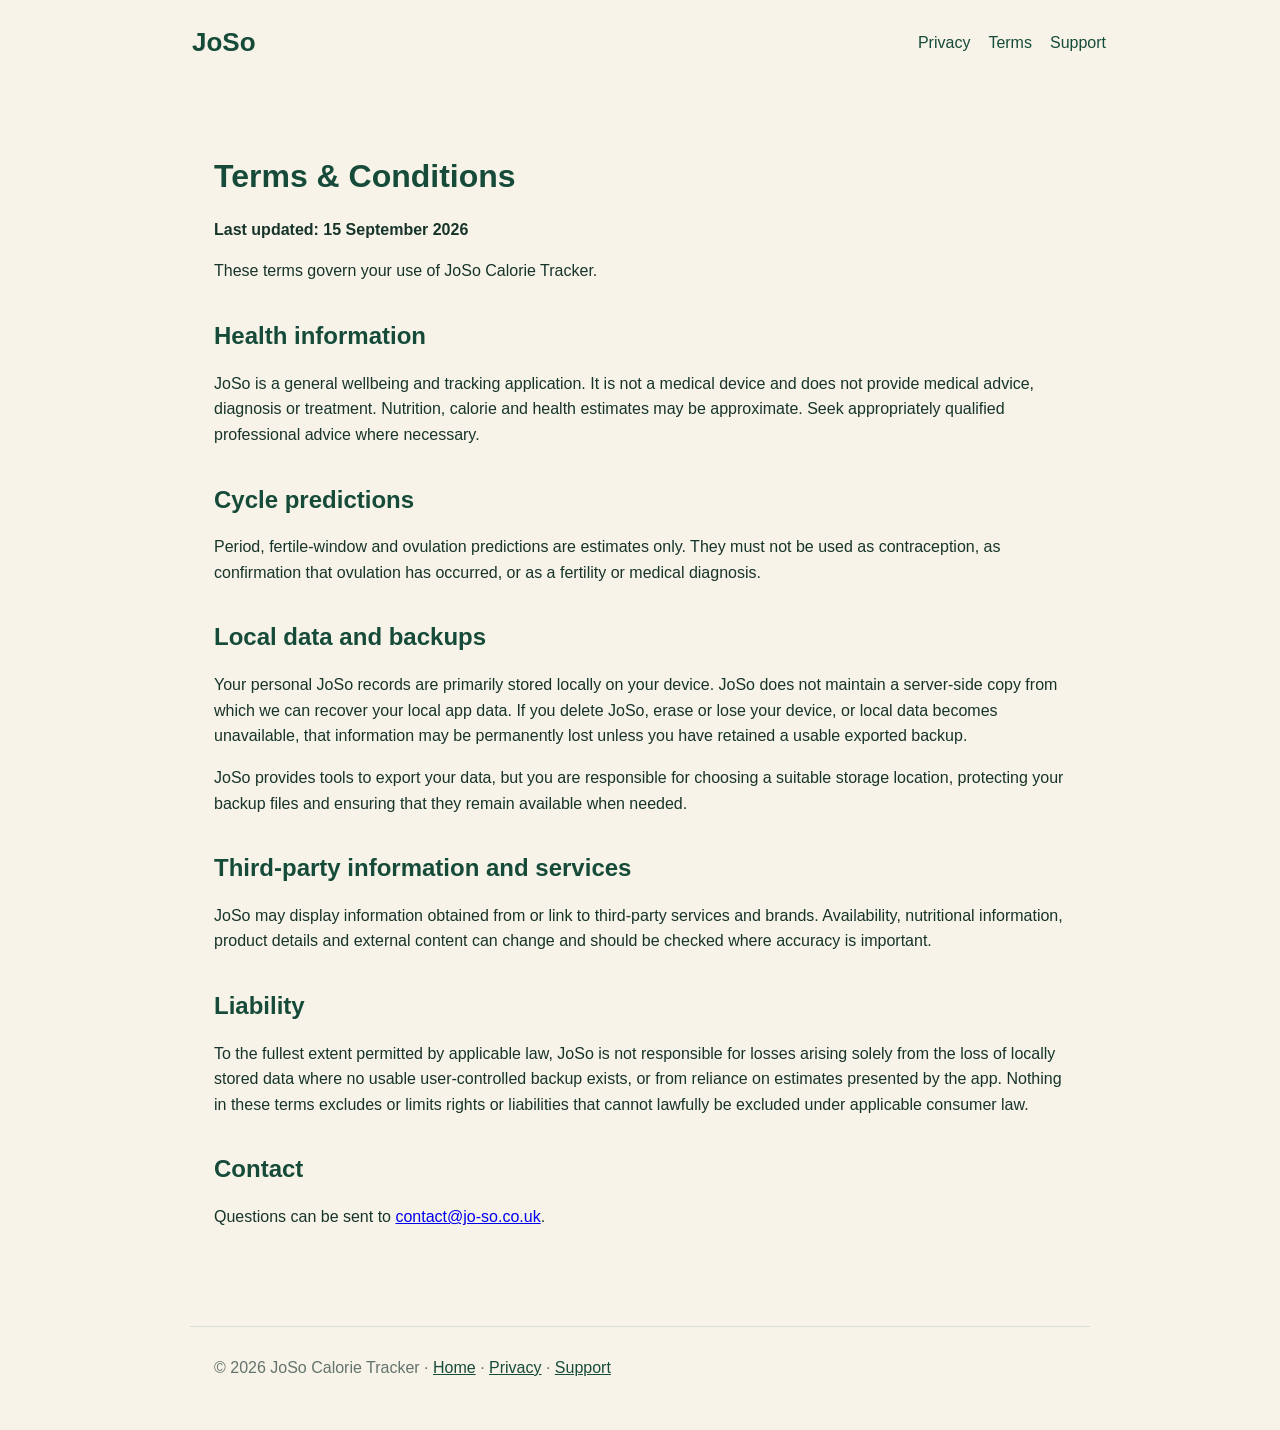
<file: joso-website/terms/index.html>
<!doctype html><html lang="en-GB"><head><meta charset="utf-8"><meta name="viewport" content="width=device-width,initial-scale=1"><title>Terms & Conditions | JoSo</title><link rel="stylesheet" href="../style.css"></head><body><nav><a class="brand" href="../">JoSo</a><div class="links"><a href="../privacy/">Privacy</a><a href="./">Terms</a><a href="../support/">Support</a></div></nav><main><h1>Terms & Conditions</h1><p><strong>Last updated: 15 September 2026</strong></p><p>These terms govern your use of JoSo Calorie Tracker.</p><h2>Health information</h2><p>JoSo is a general wellbeing and tracking application. It is not a medical device and does not provide medical advice, diagnosis or treatment. Nutrition, calorie and health estimates may be approximate. Seek appropriately qualified professional advice where necessary.</p><h2>Cycle predictions</h2><p>Period, fertile-window and ovulation predictions are estimates only. They must not be used as contraception, as confirmation that ovulation has occurred, or as a fertility or medical diagnosis.</p><h2>Local data and backups</h2><p>Your personal JoSo records are primarily stored locally on your device. JoSo does not maintain a server-side copy from which we can recover your local app data. If you delete JoSo, erase or lose your device, or local data becomes unavailable, that information may be permanently lost unless you have retained a usable exported backup.</p><p>JoSo provides tools to export your data, but you are responsible for choosing a suitable storage location, protecting your backup files and ensuring that they remain available when needed.</p><h2>Third-party information and services</h2><p>JoSo may display information obtained from or link to third-party services and brands. Availability, nutritional information, product details and external content can change and should be checked where accuracy is important.</p><h2>Liability</h2><p>To the fullest extent permitted by applicable law, JoSo is not responsible for losses arising solely from the loss of locally stored data where no usable user-controlled backup exists, or from reliance on estimates presented by the app. Nothing in these terms excludes or limits rights or liabilities that cannot lawfully be excluded under applicable consumer law.</p><h2>Contact</h2><p>Questions can be sent to <a href="mailto:contact@jo-so.co.uk">contact@jo-so.co.uk</a>.</p></main><footer>© 2026 JoSo Calorie Tracker · <a href="../">Home</a> · <a href="../privacy/">Privacy</a> · <a href="../support/">Support</a></footer></body></html>
</file>
<file: style.css>
:root{--bg:#f5f1e8;--ink:#10251b;--muted:#617066;--green:#173d2a;--green2:#255a3e;--mint:#9bc99d;--mint2:#dcebd9;--card:#fffdf8;--line:#d9dfd7;--dark:#0b110d;--darkcard:#141c17}*{box-sizing:border-box}html{scroll-behavior:smooth}body{margin:0;background:var(--bg);color:var(--ink);font-family:-apple-system,BlinkMacSystemFont,"Segoe UI",sans-serif;line-height:1.55}.nav{height:76px;max-width:1180px;margin:auto;padding:0 28px;display:flex;align-items:center;justify-content:space-between}.brand{display:flex;gap:10px;align-items:center;font-weight:800;font-size:22px;color:var(--ink);text-decoration:none}.brandmark{width:34px;height:34px;border-radius:10px;background:linear-gradient(145deg,#245d3e,#07130c);color:white;display:grid;place-items:center}.links{display:flex;gap:26px}.links a,.footer-links a{color:inherit;text-decoration:none;font-weight:600}.hero{max-width:1180px;margin:auto;min-height:690px;padding:58px 28px 30px;display:grid;grid-template-columns:1.05fr .95fr;align-items:center;gap:70px;overflow:hidden}.eyebrow,.section-kicker{display:inline-block;font-size:13px;font-weight:800;letter-spacing:.12em;text-transform:uppercase;color:var(--green2)}.hero h1{font-size:clamp(62px,7vw,102px);line-height:.91;letter-spacing:-.06em;margin:18px 0 28px}.hero h1 em{font-style:normal;color:var(--green2)}.lead{font-size:21px;color:var(--muted);max-width:630px}.hero-actions{display:flex;gap:12px;flex-wrap:wrap;margin:34px 0 26px}.button{display:inline-block;padding:14px 20px;border-radius:14px;text-decoration:none;font-weight:800}.primary{background:var(--green);color:white}.secondary{border:1px solid #b9c4ba;color:var(--ink);background:rgba(255,255,255,.35)}.trust-row{display:flex;gap:18px;flex-wrap:wrap;color:#536258;font-size:14px;font-weight:650}.hero-phone{position:relative;display:grid;place-items:center}.glow{position:absolute;width:440px;height:440px;background:var(--mint);filter:blur(90px);opacity:.34;border-radius:50%}.phone{position:relative;width:min(330px,80vw);padding:9px;background:#050806;border-radius:46px;box-shadow:0 28px 80px rgba(16,37,27,.24);border:1px solid #314139}.phone img{display:block;width:100%;height:auto;border-radius:38px}.intro{max-width:800px;margin:100px auto 55px;text-align:center;padding:0 24px}.intro h2,.showcase h2,.about h2,.cta h2,.privacy-block h2{font-size:clamp(38px,5vw,62px);line-height:1.02;letter-spacing:-.04em;margin:14px 0 20px}.intro p,.show-copy p,.about p,.cta p{font-size:19px;color:var(--muted)}.feature-grid{max-width:1180px;margin:auto;padding:0 28px 110px;display:grid;grid-template-columns:repeat(3,1fr);gap:16px}.feature{background:var(--card);border:1px solid var(--line);border-radius:24px;padding:30px}.feature .icon{width:48px;height:48px;border-radius:14px;background:var(--mint2);display:grid;place-items:center;font-size:25px;color:var(--green);font-weight:800}.feature h3{font-size:22px;margin:20px 0 8px}.feature p{color:var(--muted);margin:0}.showcase{max-width:1180px;margin:0 auto 90px;padding:70px;display:grid;grid-template-columns:1fr .8fr;gap:80px;align-items:center;background:#e5eadf;border-radius:38px}.showcase.reverse{background:#102219;color:white;grid-template-columns:.9fr 1.1fr}.showcase.reverse .show-copy{order:2}.showcase.reverse .show-copy p{color:#bcc9c0}.showcase.reverse .section-kicker{color:var(--mint)}.screen-card{max-height:570px;overflow:hidden;border-radius:34px;box-shadow:0 20px 50px rgba(0,0,0,.15)}.screen-card img{width:100%;display:block}.mini-points{display:flex;gap:8px;flex-wrap:wrap;margin-top:24px}.mini-points span{padding:8px 12px;border-radius:999px;background:rgba(155,201,157,.18);font-weight:700;font-size:14px}.screen-pair{min-height:590px;position:relative}.phone.small{width:285px;position:absolute;right:0;top:0}.phone.small.rear{right:180px;top:75px;transform:rotate(-4deg)}.privacy-block{max-width:1180px;margin:120px auto;padding:72px;border-radius:38px;background:var(--green);color:white;display:grid;grid-template-columns:.8fr 1.2fr;gap:80px}.section-kicker.light{color:var(--mint)}.privacy-block p{color:#d4dfd7;font-size:18px}.privacy-lead{font-size:22px!important;color:white!important}.cream{background:var(--bg);color:var(--green);margin-top:12px}.about{max-width:1180px;margin:100px auto;display:grid;grid-template-columns:1.1fr .9fr;gap:80px;align-items:center;padding:0 28px}.about-card{background:var(--card);padding:55px;border-radius:32px;border:1px solid var(--line)}.signature{font-size:24px!important;color:var(--green)!important}.about-visual{display:grid;place-items:center}.cta{max-width:900px;margin:130px auto;text-align:center;padding:0 24px}.cta p{margin-bottom:30px}footer{background:var(--dark);color:#dce5de;padding:45px max(28px,calc((100vw - 1124px)/2));display:grid;grid-template-columns:auto 1fr;gap:20px 50px;align-items:center}footer strong{font-size:25px;display:block}footer span{color:#8fa095}.footer-links{display:flex;justify-content:flex-end;gap:20px;flex-wrap:wrap}footer p{grid-column:1/-1;color:#7e9084;font-size:13px;margin:10px 0 0;border-top:1px solid #26342b;padding-top:20px}@media(max-width:800px){.links a:not(:last-child){display:none}.hero{grid-template-columns:1fr;padding-top:35px;text-align:center;gap:40px}.hero h1{font-size:62px}.lead{font-size:18px}.hero-actions,.trust-row{justify-content:center}.feature-grid{grid-template-columns:1fr}.showcase,.showcase.reverse,.privacy-block,.about{grid-template-columns:1fr;padding:38px 24px;margin-left:16px;margin-right:16px;gap:45px}.showcase.reverse .show-copy{order:0}.screen-pair{min-height:520px}.phone.small{width:230px}.phone.small.rear{right:auto;left:0;top:70px}.privacy-block{padding:45px 28px}.about{padding:0}.about-card{padding:34px 26px}footer{grid-template-columns:1fr}.footer-links{justify-content:flex-start}}

/* Responsive legal/support pages */
.legal-nav{max-width:1180px;margin:auto;padding:18px 28px;display:flex;align-items:center;justify-content:space-between}.legal-brand{display:flex;align-items:center;gap:12px;color:var(--ink);text-decoration:none;font-size:22px;font-weight:850}.legal-logo{width:48px;height:48px;border-radius:13px;object-fit:cover;box-shadow:0 5px 16px rgba(16,37,27,.14)}.legal-links{display:flex;gap:24px}.legal-links a{color:var(--ink);text-decoration:none;font-weight:700}.legal-main{max-width:860px;margin:54px auto 100px;padding:0 28px}.legal-main h1{font-size:clamp(44px,6vw,68px);line-height:1;letter-spacing:-.045em;margin:0 0 18px}.legal-main .lead{margin-bottom:34px}.legal-main h2{font-size:26px;line-height:1.15;margin:38px 0 12px}.legal-main p{font-size:17px;color:#35483d}.legal-main a{color:var(--green2);font-weight:700}.legal-card{background:var(--card);border:1px solid var(--line);border-radius:24px;padding:28px;margin:22px 0}.legal-card h2{margin-top:0}.support-contact{display:grid;grid-template-columns:58px 1fr;gap:18px;align-items:start}.support-icon{width:58px;height:58px;border-radius:16px;background:var(--mint2);display:grid;place-items:center;font-size:25px}.contact-button{grid-column:1/-1;display:flex;align-items:center;justify-content:center;min-height:58px;border-radius:16px;background:var(--green);color:#fff!important;text-decoration:none;font-size:18px;font-weight:850;margin-top:4px}.legal-footer{background:var(--dark);color:#dce5de;padding:38px 28px}.legal-footer-inner{max-width:1124px;margin:auto;display:flex;align-items:center;justify-content:space-between;gap:24px;flex-wrap:wrap}.legal-footer-brand{display:flex;align-items:center;gap:12px}.legal-footer-brand img{width:46px;height:46px;border-radius:12px}.legal-footer-brand strong{font-size:20px}.legal-footer-links{display:flex;gap:18px;flex-wrap:wrap}.legal-footer-links a{color:#dce5de;text-decoration:none;font-weight:650}.legal-copy{width:100%;border-top:1px solid #26342b;padding-top:18px;color:#8fa095;font-size:13px}
@media(max-width:650px){.legal-nav{padding:14px 18px}.legal-logo{width:42px;height:42px;border-radius:11px}.legal-brand{font-size:20px}.legal-links{gap:14px}.legal-links a{font-size:14px}.legal-links a:nth-child(1){display:none}.legal-main{margin:38px auto 70px;padding:0 20px}.legal-main h1{font-size:44px}.legal-main .lead{font-size:18px}.legal-main h2{font-size:24px}.legal-main p{font-size:16px}.legal-card{padding:22px 20px;border-radius:20px}.support-contact{grid-template-columns:50px 1fr;gap:14px}.support-icon{width:50px;height:50px;border-radius:14px}.contact-button{min-height:56px}.legal-footer{padding:30px 20px}.legal-footer-inner{align-items:flex-start}.legal-footer-links{width:100%;gap:14px}.legal-footer-links a{font-size:14px}}
.site-logo{width:42px;height:42px;border-radius:12px;object-fit:cover;display:block;box-shadow:0 4px 14px rgba(16,37,27,.14)}
</file>
<file: joso-website/style.css>
:root{--green:#164b3a;--green2:#21644e;--cream:#f7f3e8;--card:#fffdf7;--text:#17342b;--muted:#63736d}*{box-sizing:border-box}body{margin:0;font-family:-apple-system,BlinkMacSystemFont,"Segoe UI",sans-serif;background:var(--cream);color:var(--text);line-height:1.6}nav{max-width:980px;margin:auto;padding:22px 24px;display:flex;justify-content:space-between;align-items:center}.brand{font-size:26px;font-weight:800;color:var(--green);text-decoration:none}nav a{color:var(--green);text-decoration:none;margin-left:18px}main{max-width:900px;margin:auto;padding:50px 24px 80px}.hero{padding:70px 0}.hero h1{font-size:clamp(42px,7vw,72px);line-height:1.03;margin:0 0 18px;color:var(--green)}h1,h2,h3{color:var(--green);line-height:1.2}h2{margin-top:38px}.lead{font-size:21px;max-width:700px}.card{background:var(--card);border-radius:22px;padding:28px;margin:24px 0;box-shadow:0 8px 30px rgba(20,65,50,.08)}.pill{display:inline-block;background:#dcefe5;color:var(--green);padding:7px 12px;border-radius:999px;font-weight:700}.button{display:inline-block;background:var(--green);color:white;text-decoration:none;padding:13px 19px;border-radius:12px;font-weight:700;margin-top:12px}footer{border-top:1px solid #d9ded9;max-width:900px;margin:auto;padding:28px 24px 50px;color:var(--muted)}footer a{color:var(--green)}ul{padding-left:22px}@media(max-width:650px){nav .links{display:none}.hero{padding-top:35px}}
</file>
<file: legal.css>
:root{--bg:#f5f1e8;--ink:#10251b;--muted:#617066;--green:#173d2a;--green2:#255a3e;--mint:#9bc99d;--mint2:#dcebd9;--card:#fffdf8;--line:#d9dfd7;--dark:#0b110d}*{box-sizing:border-box}html{-webkit-text-size-adjust:100%}body{margin:0;background:var(--bg);color:var(--ink);font-family:-apple-system,BlinkMacSystemFont,"Segoe UI",sans-serif;line-height:1.55}img{max-width:100%}.legal-nav{max-width:1120px;margin:0 auto;padding:16px 24px;display:flex;align-items:center;justify-content:space-between;gap:20px}.legal-brand{display:flex;align-items:center;gap:11px;color:var(--ink);text-decoration:none;font-size:21px;font-weight:800}.legal-logo{display:block;width:44px!important;height:44px!important;max-width:44px!important;object-fit:cover;border-radius:12px;box-shadow:0 4px 14px rgba(16,37,27,.14)}.legal-links{display:flex;gap:22px;align-items:center}.legal-links a{color:var(--ink);text-decoration:none;font-weight:650}.legal-main{width:min(860px,100%);margin:48px auto 80px;padding:0 24px}.section-kicker{display:inline-block;color:var(--green2);font-size:13px;font-weight:800;letter-spacing:.14em;text-transform:uppercase;margin-bottom:14px}.legal-main h1{font-size:clamp(42px,7vw,64px);line-height:1.02;letter-spacing:-.04em;margin:0 0 18px}.lead{font-size:20px;color:var(--muted);margin:0 0 34px}.legal-card{background:var(--card);border:1px solid var(--line);border-radius:24px;padding:26px;margin:18px 0}.legal-card h2{font-size:26px;line-height:1.2;margin:0 0 10px}.legal-card p,.legal-main>p{font-size:17px;color:#35483d}.support-contact{display:grid;grid-template-columns:54px minmax(0,1fr);gap:16px;align-items:start}.support-icon{width:54px;height:54px;border-radius:15px;background:var(--mint2);display:grid;place-items:center;font-size:24px}.contact-button{grid-column:1/-1;display:flex;align-items:center;justify-content:center;min-height:58px;border-radius:16px;background:var(--green);color:#fff!important;text-decoration:none;font-size:18px;font-weight:800;margin-top:4px}.legal-main a:not(.contact-button){color:var(--green2);font-weight:700}.legal-footer{background:var(--dark);color:#dce5de;padding:34px 24px}.legal-footer-inner{max-width:1120px;margin:auto;display:flex;align-items:center;justify-content:space-between;gap:20px;flex-wrap:wrap}.legal-footer-brand{display:flex;align-items:center;gap:12px}.legal-footer-brand img{display:block;width:44px!important;height:44px!important;max-width:44px!important;border-radius:12px;object-fit:cover}.legal-footer-brand strong{display:block;font-size:20px}.legal-footer-brand div div{color:#9daf9f}.legal-footer-links{display:flex;gap:18px;flex-wrap:wrap}.legal-footer-links a{color:#dce5de;text-decoration:none;font-weight:650}.legal-copy{width:100%;border-top:1px solid #26342b;padding-top:17px;color:#8fa095;font-size:13px}@media(max-width:650px){.legal-nav{padding:12px 18px}.legal-logo{width:40px!important;height:40px!important;max-width:40px!important}.legal-brand{font-size:19px}.legal-links{gap:12px}.legal-links a{font-size:13px}.legal-links a:first-child{display:none}.legal-main{margin:34px auto 64px;padding:0 18px}.legal-main h1{font-size:42px}.lead{font-size:18px;margin-bottom:28px}.legal-card{padding:21px 18px;border-radius:20px}.legal-card h2{font-size:23px}.legal-card p,.legal-main>p{font-size:16px}.support-contact{grid-template-columns:48px minmax(0,1fr);gap:13px}.support-icon{width:48px;height:48px;border-radius:13px}.contact-button{min-height:54px}.legal-footer{padding:28px 18px}.legal-footer-inner{align-items:flex-start}.legal-footer-links{width:100%;gap:14px}.legal-footer-links a{font-size:14px}}
</file>
